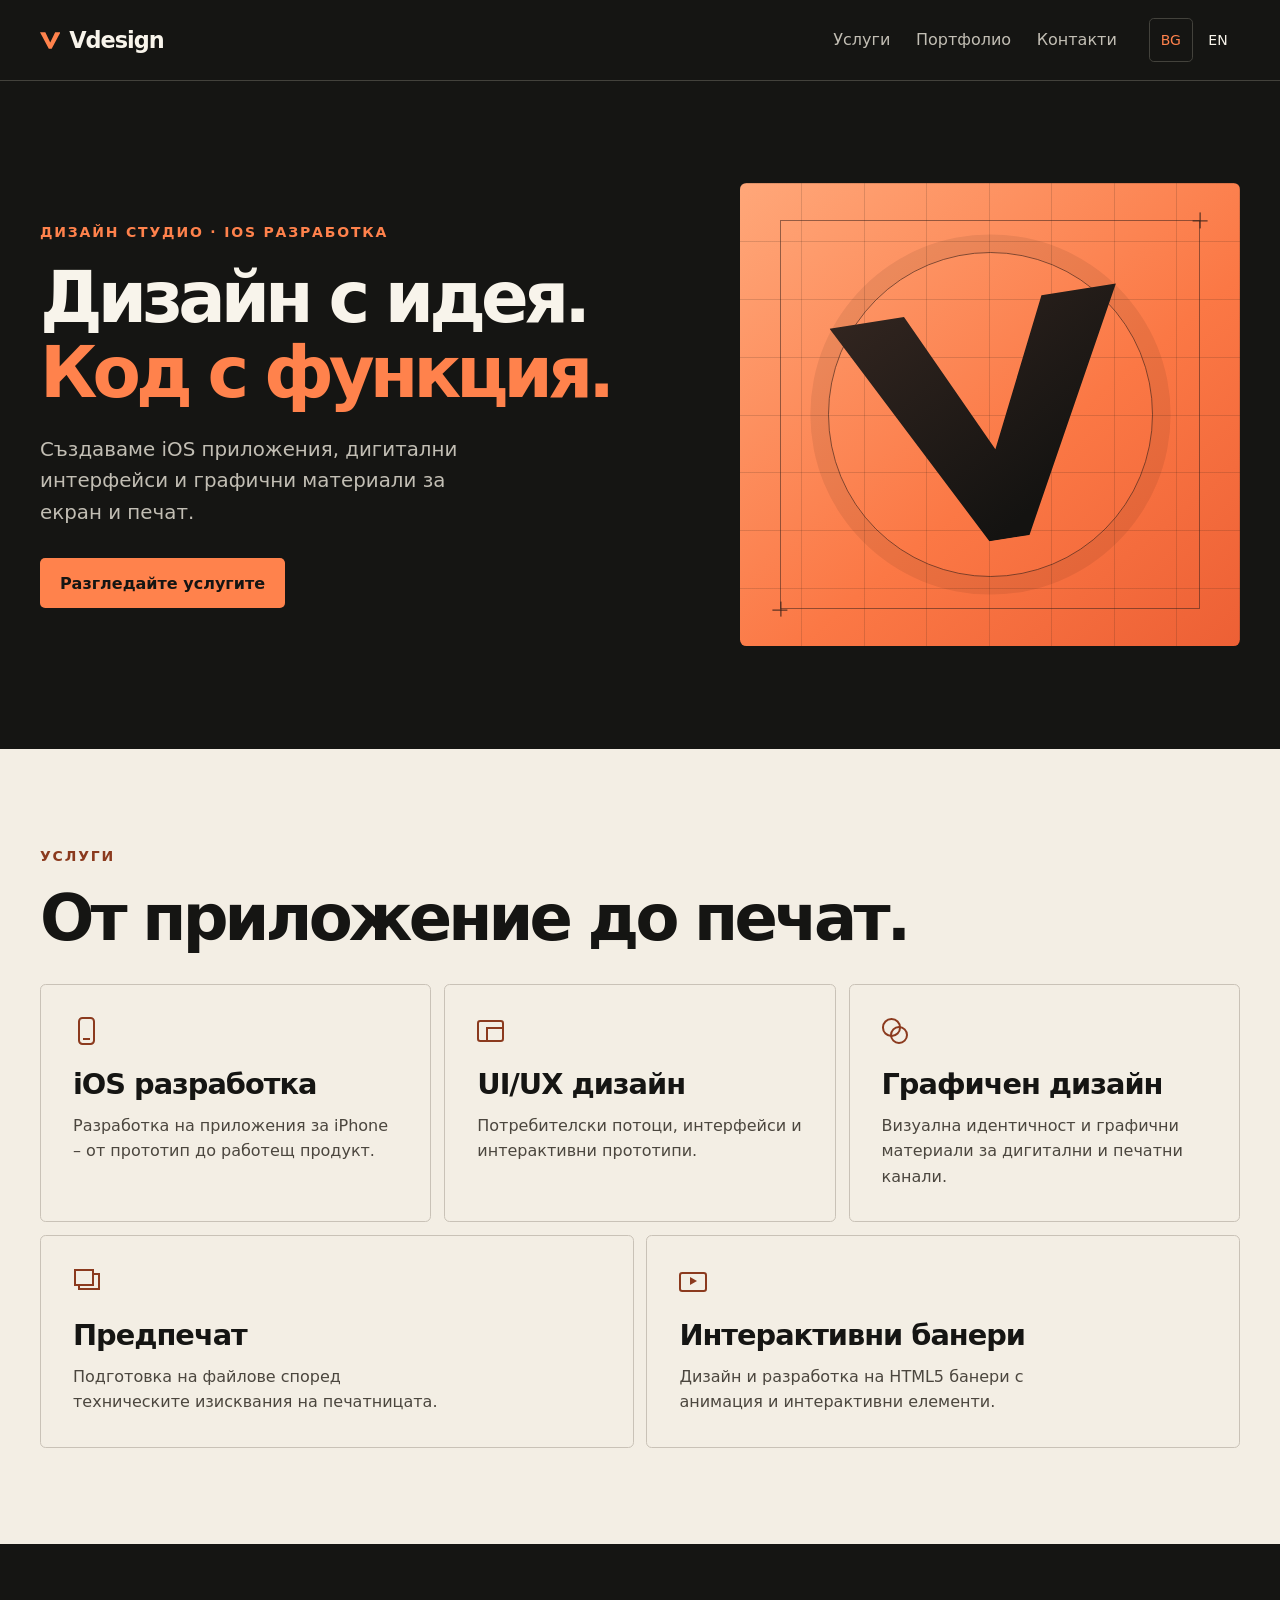
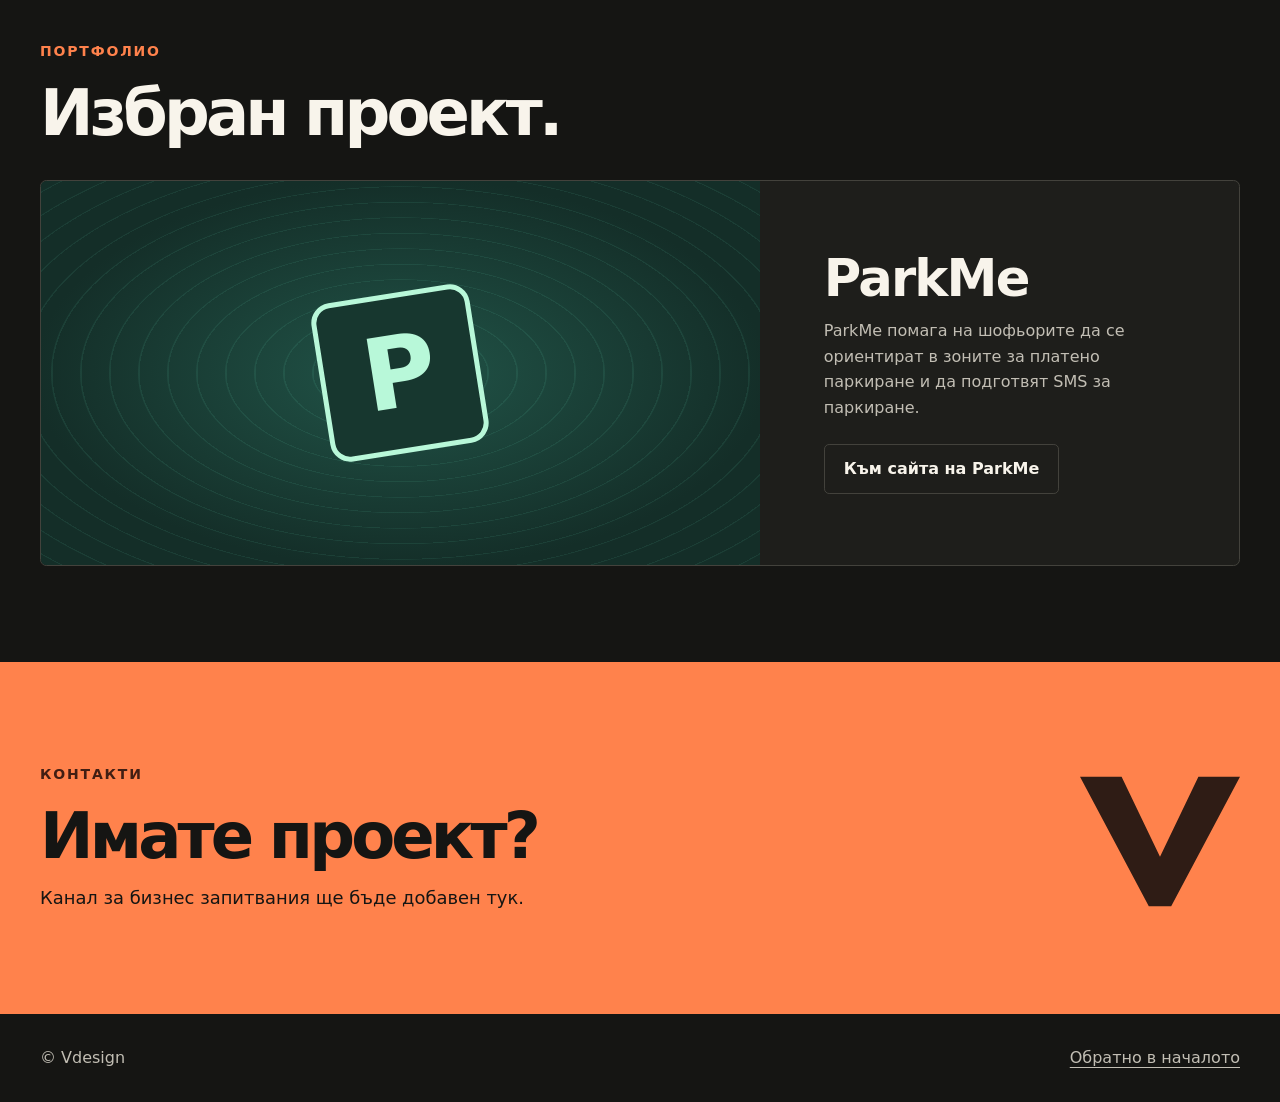
<file: index.html>
<!doctype html>
<html lang="bg">
<head>
  <meta charset="utf-8">
  <meta name="viewport" content="width=device-width, initial-scale=1">
  <meta name="theme-color" content="#151513">
  <title>Vdesign · iOS разработка и дизайн</title>
  <meta name="description" content="Vdesign предлага iOS разработка, UI/UX, графичен дизайн, предпечат и интерактивни банери. Разгледайте проекта ParkMe.">
  <link rel="canonical" href="https://www.vedesign.eu/">
  <link rel="alternate" hreflang="bg" href="https://www.vedesign.eu/">
  <link rel="alternate" hreflang="en" href="https://www.vedesign.eu/en/">
  <link rel="alternate" hreflang="x-default" href="https://www.vedesign.eu/">
  <meta property="og:type" content="website">
  <meta property="og:site_name" content="Vdesign">
  <meta property="og:locale" content="bg_BG">
  <meta property="og:title" content="Vdesign · iOS разработка и дизайн">
  <meta property="og:description" content="Vdesign предлага iOS разработка, UI/UX, графичен дизайн, предпечат и интерактивни банери. Разгледайте проекта ParkMe.">
  <meta property="og:url" content="https://www.vedesign.eu/">
  <meta name="twitter:card" content="summary">
  <link rel="stylesheet" href="./css/style.css">
  <script type="application/ld+json">{"@context": "https://schema.org", "@type": "Organization", "name": "Vdesign", "url": "https://www.vedesign.eu/"}</script>
  <script src="./js/main.js" defer></script>
</head>
<body id="top">
  <a class="skip" href="#main">Към основното съдържание</a>
  <header class="site-header">
    <div class="wrap header-inner">
      <a class="brand" href="#top"><span class="brand-mark" aria-hidden="true"></span>Vdesign</a>
      <button class="menu-toggle" type="button" aria-expanded="false" aria-controls="site-nav" hidden>Меню</button>
      <nav class="site-nav" id="site-nav"><a href="#services">Услуги</a><a href="#work">Портфолио</a><a href="#contact">Контакти</a></nav>
      <nav class="languages" aria-label="Език">
        <a href="./index.html" lang="bg" hreflang="bg" aria-label="Български" aria-current="page">BG</a>
        <a href="./en/index.html" lang="en" hreflang="en" aria-label="English">EN</a>
      </nav>
    </div>
  </header>
  <main id="main" tabindex="-1">
    <section class="wrap hero" aria-labelledby="headline">
      <div class="hero-copy">
        <p class="eyebrow">Дизайн студио · iOS разработка</p>
        <h1 id="headline">Дизайн с идея. <em>Код с функция.</em></h1>
        <p class="lede">Създаваме iOS приложения, дигитални интерфейси и графични материали за екран и печат.</p>
        <a class="button" href="#services">Разгледайте услугите</a>
      </div>
      <div class="hero-art" aria-hidden="true">
        <div class="art-frame"></div>
        <div class="orbit"></div>
        <div class="hero-mark"></div>
        <span class="art-cross cross-top"></span>
        <span class="art-cross cross-bottom"></span>
      </div>
    </section>
    <section class="services" id="services" aria-labelledby="services-title">
      <div class="wrap section-pad">
        <p class="eyebrow">Услуги</p>
        <h2 id="services-title">От приложение до печат.</h2>
        <ul class="service-grid">
        <li class="service">
          <span class="icon phone" aria-hidden="true"></span>
          <h3>iOS разработка</h3>
          <p>Разработка на приложения за iPhone – от прототип до работещ продукт.</p>
        </li>
        <li class="service">
          <span class="icon interface" aria-hidden="true"></span>
          <h3>UI/UX дизайн</h3>
          <p>Потребителски потоци, интерфейси и интерактивни прототипи.</p>
        </li>
        <li class="service">
          <span class="icon graphic" aria-hidden="true"></span>
          <h3>Графичен дизайн</h3>
          <p>Визуална идентичност и графични материали за дигитални и печатни канали.</p>
        </li>
        <li class="service">
          <span class="icon print" aria-hidden="true"></span>
          <h3>Предпечат</h3>
          <p>Подготовка на файлове според техническите изисквания на печатницата.</p>
        </li>
        <li class="service">
          <span class="icon banner" aria-hidden="true"></span>
          <h3>Интерактивни банери</h3>
          <p>Дизайн и разработка на HTML5 банери с анимация и интерактивни елементи.</p>
        </li>
        </ul>
      </div>
    </section>
    <section class="wrap section-pad work" id="work" aria-labelledby="work-title">
      <p class="eyebrow">Портфолио</p>
      <h2 id="work-title">Избран проект.</h2>
      <article class="project">
        <div class="project-art" aria-hidden="true"><span>P</span></div>
        <div class="project-copy">
          <h3>ParkMe</h3>
          <p>ParkMe помага на шофьорите да се ориентират в зоните за платено паркиране и да подготвят SMS за паркиране.</p>
          <a class="button outline" href="https://parkme.vedesign.eu/">Към сайта на ParkMe</a>
        </div>
      </article>
    </section>
    <section class="contact" id="contact" aria-labelledby="contact-title">
      <div class="wrap section-pad contact-inner">
        <div>
          <p class="eyebrow">Контакти</p>
          <h2 id="contact-title">Имате проект?</h2>
          <p>Канал за бизнес запитвания ще бъде добавен тук.</p>
        </div>
        <div class="contact-mark" aria-hidden="true"></div>
      </div>
    </section>
  </main>
  <footer class="wrap footer">
    <span>© Vdesign</span>
    <a href="#top">Обратно в началото</a>
  </footer>
</body>
</html>
</file>
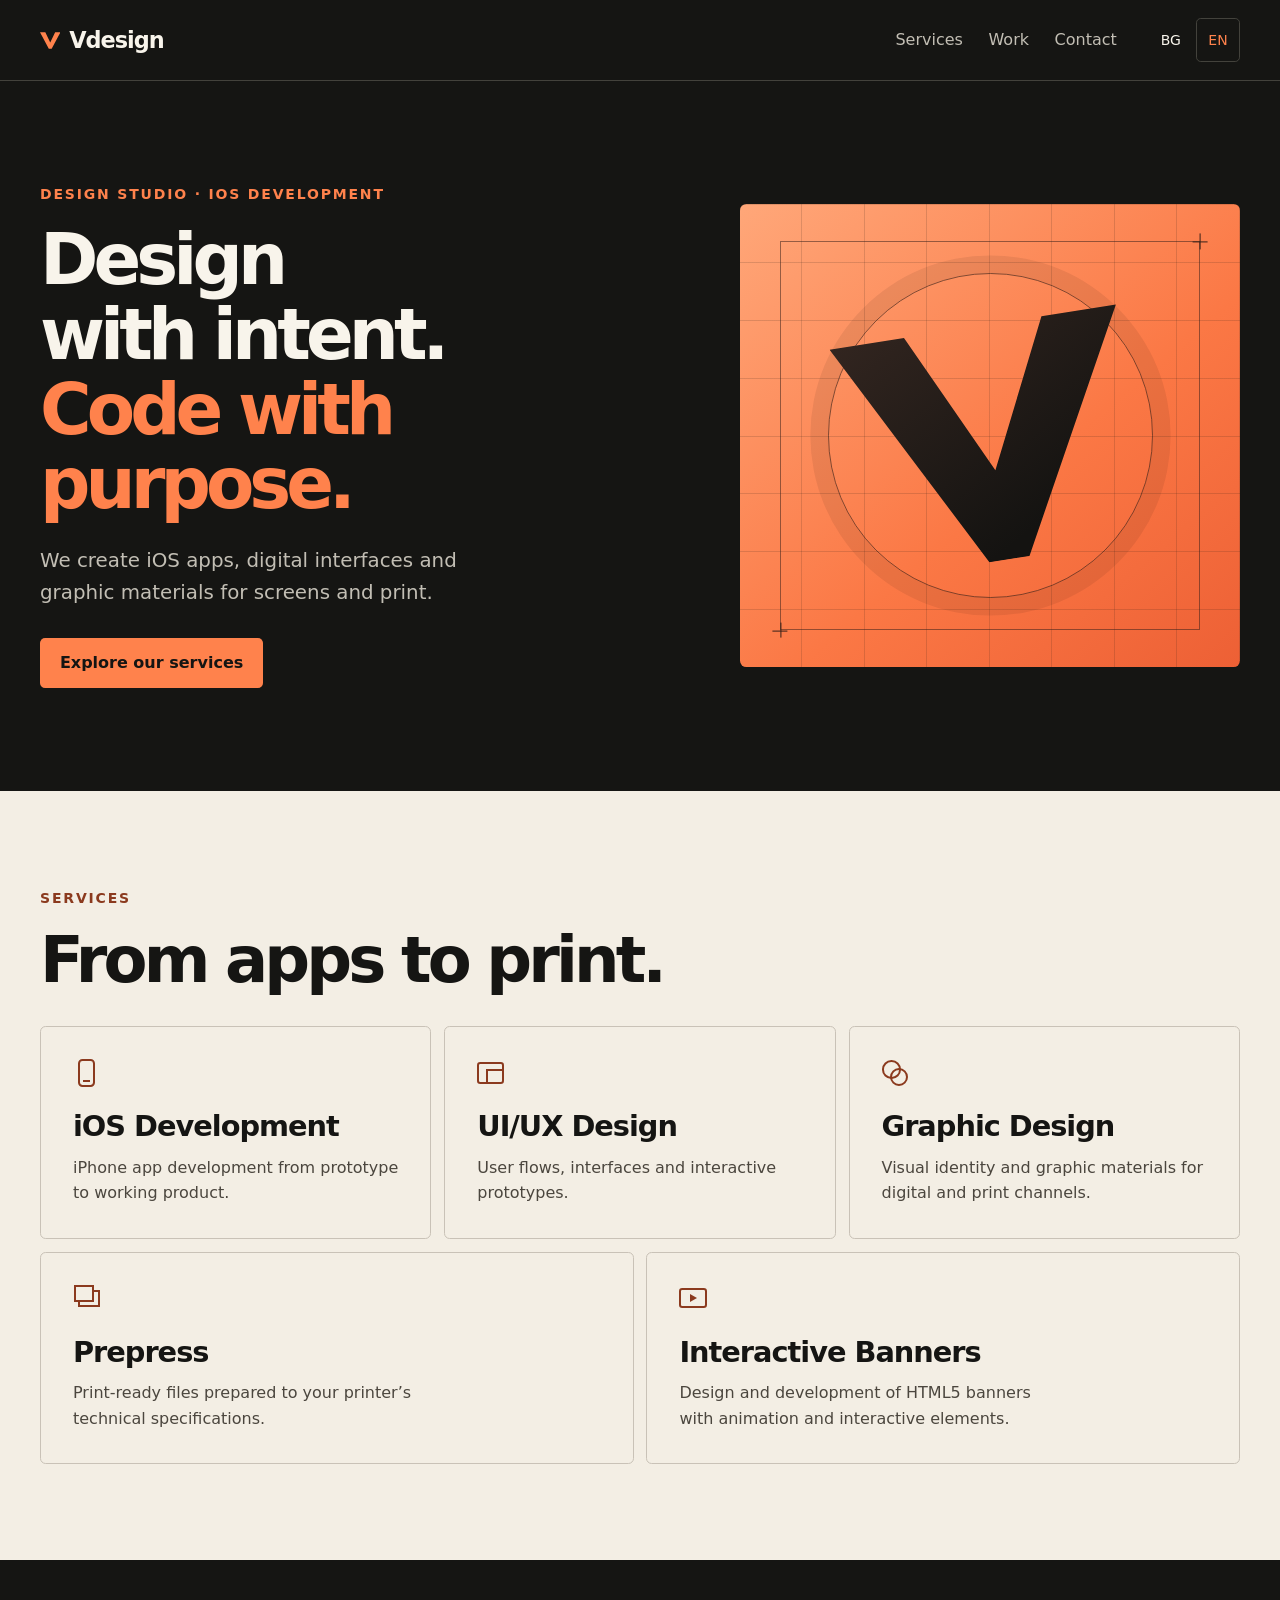
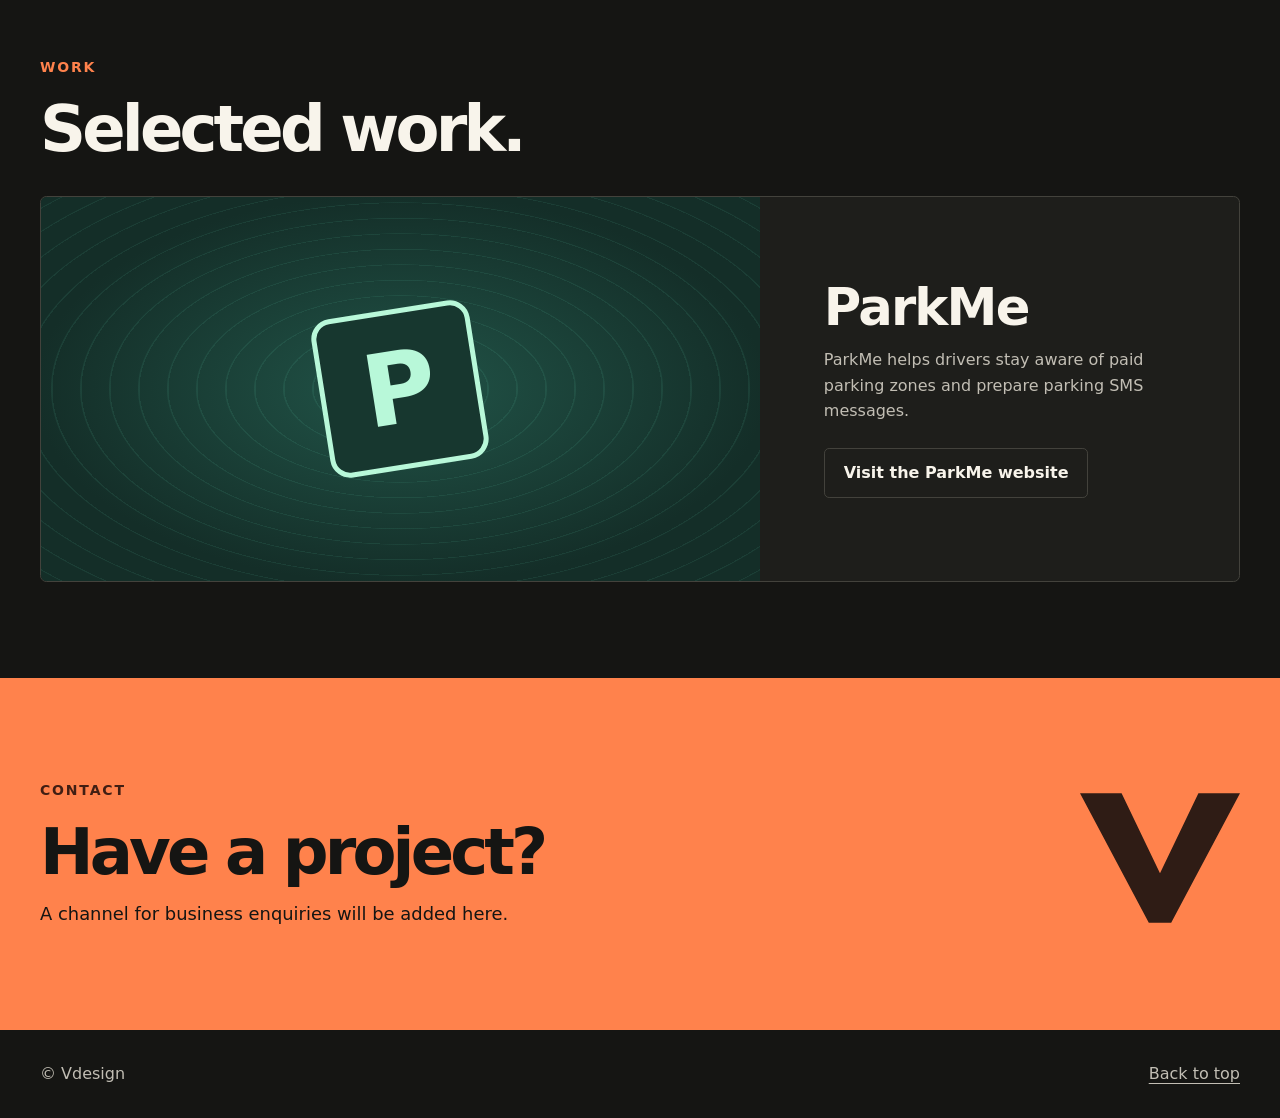
<file: en/index.html>
<!doctype html>
<html lang="en">
<head>
  <meta charset="utf-8">
  <meta name="viewport" content="width=device-width, initial-scale=1">
  <meta name="theme-color" content="#151513">
  <title>Vdesign · iOS Development and Design</title>
  <meta name="description" content="Vdesign offers iOS development, UI/UX, graphic design, prepress and interactive banners. Explore the ParkMe project.">
  <link rel="canonical" href="https://www.vedesign.eu/en/">
  <link rel="alternate" hreflang="bg" href="https://www.vedesign.eu/">
  <link rel="alternate" hreflang="en" href="https://www.vedesign.eu/en/">
  <link rel="alternate" hreflang="x-default" href="https://www.vedesign.eu/">
  <meta property="og:type" content="website">
  <meta property="og:site_name" content="Vdesign">
  <meta property="og:locale" content="en_GB">
  <meta property="og:title" content="Vdesign · iOS Development and Design">
  <meta property="og:description" content="Vdesign offers iOS development, UI/UX, graphic design, prepress and interactive banners. Explore the ParkMe project.">
  <meta property="og:url" content="https://www.vedesign.eu/en/">
  <meta name="twitter:card" content="summary">
  <link rel="stylesheet" href="../css/style.css">
  <script type="application/ld+json">{"@context": "https://schema.org", "@type": "Organization", "name": "Vdesign", "url": "https://www.vedesign.eu/"}</script>
  <script src="../js/main.js" defer></script>
</head>
<body id="top">
  <a class="skip" href="#main">Skip to main content</a>
  <header class="site-header">
    <div class="wrap header-inner">
      <a class="brand" href="#top"><span class="brand-mark" aria-hidden="true"></span>Vdesign</a>
      <button class="menu-toggle" type="button" aria-expanded="false" aria-controls="site-nav" hidden>Menu</button>
      <nav class="site-nav" id="site-nav"><a href="#services">Services</a><a href="#work">Work</a><a href="#contact">Contact</a></nav>
      <nav class="languages" aria-label="Language">
        <a href="../index.html" lang="bg" hreflang="bg" aria-label="Български">BG</a>
        <a href="./index.html" lang="en" hreflang="en" aria-label="English" aria-current="page">EN</a>
      </nav>
    </div>
  </header>
  <main id="main" tabindex="-1">
    <section class="wrap hero" aria-labelledby="headline">
      <div class="hero-copy">
        <p class="eyebrow">Design studio · iOS development</p>
        <h1 id="headline">Design with intent. <em>Code with purpose.</em></h1>
        <p class="lede">We create iOS apps, digital interfaces and graphic materials for screens and print.</p>
        <a class="button" href="#services">Explore our services</a>
      </div>
      <div class="hero-art" aria-hidden="true">
        <div class="art-frame"></div>
        <div class="orbit"></div>
        <div class="hero-mark"></div>
        <span class="art-cross cross-top"></span>
        <span class="art-cross cross-bottom"></span>
      </div>
    </section>
    <section class="services" id="services" aria-labelledby="services-title">
      <div class="wrap section-pad">
        <p class="eyebrow">Services</p>
        <h2 id="services-title">From apps to print.</h2>
        <ul class="service-grid">
        <li class="service">
          <span class="icon phone" aria-hidden="true"></span>
          <h3>iOS Development</h3>
          <p>iPhone app development from prototype to working product.</p>
        </li>
        <li class="service">
          <span class="icon interface" aria-hidden="true"></span>
          <h3>UI/UX Design</h3>
          <p>User flows, interfaces and interactive prototypes.</p>
        </li>
        <li class="service">
          <span class="icon graphic" aria-hidden="true"></span>
          <h3>Graphic Design</h3>
          <p>Visual identity and graphic materials for digital and print channels.</p>
        </li>
        <li class="service">
          <span class="icon print" aria-hidden="true"></span>
          <h3>Prepress</h3>
          <p>Print-ready files prepared to your printer’s technical specifications.</p>
        </li>
        <li class="service">
          <span class="icon banner" aria-hidden="true"></span>
          <h3>Interactive Banners</h3>
          <p>Design and development of HTML5 banners with animation and interactive elements.</p>
        </li>
        </ul>
      </div>
    </section>
    <section class="wrap section-pad work" id="work" aria-labelledby="work-title">
      <p class="eyebrow">Work</p>
      <h2 id="work-title">Selected work.</h2>
      <article class="project">
        <div class="project-art" aria-hidden="true"><span>P</span></div>
        <div class="project-copy">
          <h3>ParkMe</h3>
          <p>ParkMe helps drivers stay aware of paid parking zones and prepare parking SMS messages.</p>
          <a class="button outline" href="https://parkme.vedesign.eu/">Visit the ParkMe website</a>
        </div>
      </article>
    </section>
    <section class="contact" id="contact" aria-labelledby="contact-title">
      <div class="wrap section-pad contact-inner">
        <div>
          <p class="eyebrow">Contact</p>
          <h2 id="contact-title">Have a project?</h2>
          <p>A channel for business enquiries will be added here.</p>
        </div>
        <div class="contact-mark" aria-hidden="true"></div>
      </div>
    </section>
  </main>
  <footer class="wrap footer">
    <span>© Vdesign</span>
    <a href="#top">Back to top</a>
  </footer>
</body>
</html>
</file>
<file: css/style.css>
:root {
  color-scheme: dark;
  --ink: #151513;
  --panel: #1e1e1b;
  --text: #f8f4eb;
  --muted: #c2beb4;
  --line: #43423c;
  --orange: #ff824c;
  --paper: #f3eee4;
  --width: 75rem;
  font-family: system-ui, -apple-system, BlinkMacSystemFont, "Segoe UI", sans-serif;
  background: var(--ink);
  color: var(--text);
}

*, *::before, *::after { box-sizing: border-box; }
body { margin: 0; line-height: 1.6; }
[hidden] { display: none !important; }
a { color: inherit; text-underline-offset: .25em; }
button { font: inherit; }
:focus-visible { outline: 3px solid currentColor; outline-offset: 5px; }
.wrap { width: min(var(--width), calc(100% - 4rem)); margin-inline: auto; }

.skip {
  position: absolute;
  z-index: 2;
  inset: .75rem auto auto 1rem;
  padding: .75rem 1rem;
  background: var(--text);
  color: var(--ink);
  transform: translateY(-180%);
}
.skip:focus { transform: translateY(0); }

.site-header { border-bottom: 1px solid var(--line); }
.header-inner { display: flex; align-items: center; gap: 2rem; min-height: 5rem; }
.brand {
  display: inline-flex;
  align-items: center;
  gap: .55rem;
  font-size: 1.4rem;
  font-weight: 780;
  line-height: 1;
  letter-spacing: -.045em;
  text-decoration: none;
  min-height: 2.75rem;
}
.brand-mark, .hero-mark, .contact-mark {
  display: block;
  aspect-ratio: 1;
  clip-path: polygon(0 12%, 26% 12%, 50% 62%, 74% 12%, 100% 12%, 57% 93%, 43% 93%);
}
.brand-mark { width: 1.28rem; background: var(--orange); }
.site-nav { display: flex; margin-inline-start: auto; gap: 1.6rem; }
.site-nav a, .languages a, .footer a {
  display: inline-flex;
  align-items: center;
  min-height: 2.75rem;
}
.site-nav a { color: var(--muted); text-decoration: none; }
.site-nav a:hover, .footer a:hover { color: var(--orange); }
.languages { display: flex; gap: .2rem; }
.languages a, .menu-toggle {
  justify-content: center;
  min-width: 2.75rem;
  font-size: .875rem;
  text-decoration: none;
  border: 1px solid transparent;
  border-radius: .3rem;
}
.languages a[aria-current] { border-color: var(--line); color: var(--orange); }
.languages a:hover { background: var(--panel); }
.menu-toggle {
  color: var(--text);
  background: transparent;
  border-color: var(--line);
  min-height: 2.75rem;
  padding-inline: .65rem;
  cursor: pointer;
}

.hero {
  display: grid;
  grid-template-columns: minmax(0, 1.12fr) minmax(0, .88fr);
  align-items: center;
  gap: clamp(2rem, 5vw, 5rem);
  padding-block: clamp(3.5rem, 8vw, 7rem);
}
.eyebrow {
  margin: 0 0 1.1rem;
  color: var(--orange);
  text-transform: uppercase;
  font-size: .875rem;
  font-weight: 740;
  letter-spacing: .13em;
}
h1, h2, h3, p { margin-block-start: 0; }
h1, h2, h3 { line-height: 1.06; }
h1 {
  font-size: clamp(2.85rem, 5.5vw, 5.65rem);
  letter-spacing: -.07em;
  margin-bottom: 1.45rem;
  text-wrap: balance;
}
h1 em { display: block; color: var(--orange); font-style: normal; }
.lede { color: var(--muted); font-size: clamp(1.05rem, 1.55vw, 1.25rem); max-width: 36ch; margin-bottom: 1.85rem; }
.button {
  display: inline-flex;
  align-items: center;
  justify-content: center;
  min-height: 3.125rem;
  padding: .6rem 1.18rem;
  border: 1px solid transparent;
  border-radius: .32rem;
  color: var(--ink);
  background: var(--orange);
  font-weight: 730;
  text-decoration: none;
  text-align: center;
}
.button:focus-visible { outline-color: var(--text); }
.button:hover { background: #ffab86; }
.button.outline { background: transparent; border-color: var(--line); color: var(--text); }
.button.outline:hover { border-color: var(--orange); color: var(--orange); }

.hero-art {
  position: relative;
  isolation: isolate;
  display: grid;
  place-items: center;
  min-width: 0;
  overflow: hidden;
  aspect-ratio: 1.08;
  background:
    repeating-linear-gradient(90deg, transparent 0 calc(12.5% - 1px), #25191127 calc(12.5% - 1px) 12.5%),
    repeating-linear-gradient(0deg, transparent 0 calc(12.5% - 1px), #25191127 calc(12.5% - 1px) 12.5%),
    linear-gradient(140deg, #ffa779, #fb7845 58%, #ed6035);
  border-radius: .4rem;
  color: #362019;
}
.art-frame { position: absolute; inset: 8%; border: 1px solid #36201985; }
.orbit {
  position: absolute;
  width: 65%;
  aspect-ratio: 1;
  border: 1px solid #362019a0;
  border-radius: 50%;
  box-shadow: 0 0 0 1.1rem #24130c14;
}
.hero-mark { width: 58%; background: linear-gradient(150deg, #352721, #141311 75%); transform: rotate(-9deg); }
.art-cross { position: absolute; width: .95rem; aspect-ratio: 1; }
.art-cross::before, .art-cross::after { content: ""; position: absolute; background: currentColor; }
.art-cross::before { inset: 50% 0 auto; height: 1px; }
.art-cross::after { inset: 0 auto 0 50%; width: 1px; }
.cross-top { inset: 8% 8% auto auto; transform: translate(50%, -50%); }
.cross-bottom { inset: auto auto 8% 8%; transform: translate(-50%, 50%); }

.section-pad { padding-block: clamp(3.5rem, 7.5vw, 6.25rem); }
h2 { margin-bottom: 2rem; font-size: clamp(2.35rem, 5vw, 4.55rem); letter-spacing: -.06em; text-wrap: balance; }
h3 { margin-bottom: .8rem; font-size: clamp(1.3rem, 2.25vw, 1.8rem); letter-spacing: -.035em; }
.services { background: var(--paper); color: var(--ink); }
.services .eyebrow { color: #8b3a1e; }
.service-grid {
  list-style: none;
  margin: 0;
  padding: 0;
  display: grid;
  grid-template-columns: repeat(6, minmax(0, 1fr));
  gap: .8rem;
}
.service {
  grid-column: span 2;
  padding: clamp(1.1rem, 2.5vw, 2rem);
  border: 1px solid #c9c2b7;
  border-radius: .35rem;
}
.service:nth-child(n+4) { grid-column: span 3; }
.service p { margin-bottom: 0; color: #4b463e; max-width: 38ch; }
.icon { position: relative; display: block; width: 1.7rem; height: 1.7rem; color: #8b3a1e; margin-bottom: 1.55rem; }
.icon::before, .icon::after { content: ""; position: absolute; }
.phone::before { inset: 0 .3rem; border: 2px solid; border-radius: .28rem; }
.phone::after { inset: auto .65rem .3rem; border-bottom: 2px solid; }
.interface::before { inset: .16rem 0; border: 2px solid; border-radius: .2rem; }
.interface::after { inset: .62rem .1rem .22rem .52rem; border-top: 2px solid; border-left: 2px solid; }
.graphic::before { inset: .04rem .49rem .49rem .04rem; border: 2px solid; border-radius: 50%; }
.graphic::after { inset: .55rem .02rem .02rem .55rem; border: 2px solid; border-radius: 50%; }
.print::before { inset: .32rem 0 .32rem .32rem; border: 2px solid; }
.print::after { inset: .04rem .36rem .61rem .04rem; border: 2px solid; background: var(--paper); }
.banner::before { inset: .23rem 0; border: 2px solid; border-radius: .2rem; }
.banner::after { inset: .57rem auto auto .68rem; border: .3rem solid transparent; border-left: .45rem solid; }

.project {
  display: grid;
  grid-template-columns: minmax(0, 1.2fr) minmax(0, .8fr);
  border: 1px solid var(--line);
  border-radius: .4rem;
  overflow: hidden;
  background: var(--panel);
}
.project-art {
  min-height: clamp(13rem, 30vw, 24rem);
  display: grid;
  place-items: center;
  background: repeating-radial-gradient(ellipse at center, #72ffd214 0 1px, transparent 2px 29px), radial-gradient(ellipse at center, #215448, #142e28 72%);
}
.project-art span {
  display: grid;
  place-items: center;
  width: clamp(5rem, 15vw, 10rem);
  aspect-ratio: 1;
  color: #b8f8d9;
  border: .05em solid;
  border-radius: .2em;
  transform: rotate(-9deg);
  font-size: clamp(3rem, 9vw, 6.25rem);
  font-weight: 750;
  line-height: 1;
  background: #17372f;
}
.project-copy { align-self: center; padding: clamp(1.5rem, 5vw, 4.5rem); }
.project-copy h3 { font-size: clamp(2.2rem, 4vw, 3.6rem); }
.project-copy p { color: var(--muted); margin-bottom: 1.5rem; }
.contact { color: var(--ink); background: var(--orange); }
.contact .eyebrow { color: #411e13; }
.contact-inner { display: flex; justify-content: space-between; align-items: center; gap: 2rem; }
.contact h2 { margin-bottom: .85rem; text-wrap: initial; }
.contact p:not(.eyebrow) { margin: 0; font-size: 1.12rem; }
.contact-mark { flex: 0 0 min(15vw, 10rem); background: #2f1c15; }
.footer { display: flex; justify-content: space-between; align-items: center; gap: 1rem; min-height: 5.5rem; color: var(--muted); }

@media (max-width: 54rem) {
  .wrap { width: min(var(--width), calc(100% - 3rem)); }
  .hero { gap: 2rem; }
  .service-grid { grid-template-columns: repeat(2, minmax(0, 1fr)); }
  .service, .service:nth-child(n+4) { grid-column: auto; }
  .service:last-child { grid-column: 1 / -1; }
}

@media (max-width: 42rem) {
  .wrap { width: calc(100% - 2rem); }
  .header-inner { flex-wrap: wrap; gap: .4rem .5rem; min-height: 4.25rem; padding-block: .6rem; }
  .brand { margin-inline-end: auto; }
  .site-nav { order: 1; flex: 0 0 100%; flex-wrap: wrap; gap: 0 1.15rem; border-top: 1px solid var(--line); }
  .hero, .project { grid-template-columns: minmax(0, 1fr); }
  .hero { gap: 2.25rem; }
  .hero-art { aspect-ratio: 1.22; }
  .orbit { width: 62%; }
  .hero-mark { width: 54%; }
  .contact-mark { display: none; }
}

@media (max-width: 28rem) {
  .service-grid { grid-template-columns: minmax(0, 1fr); }
  .service:last-child { grid-column: auto; }
}
</file>
